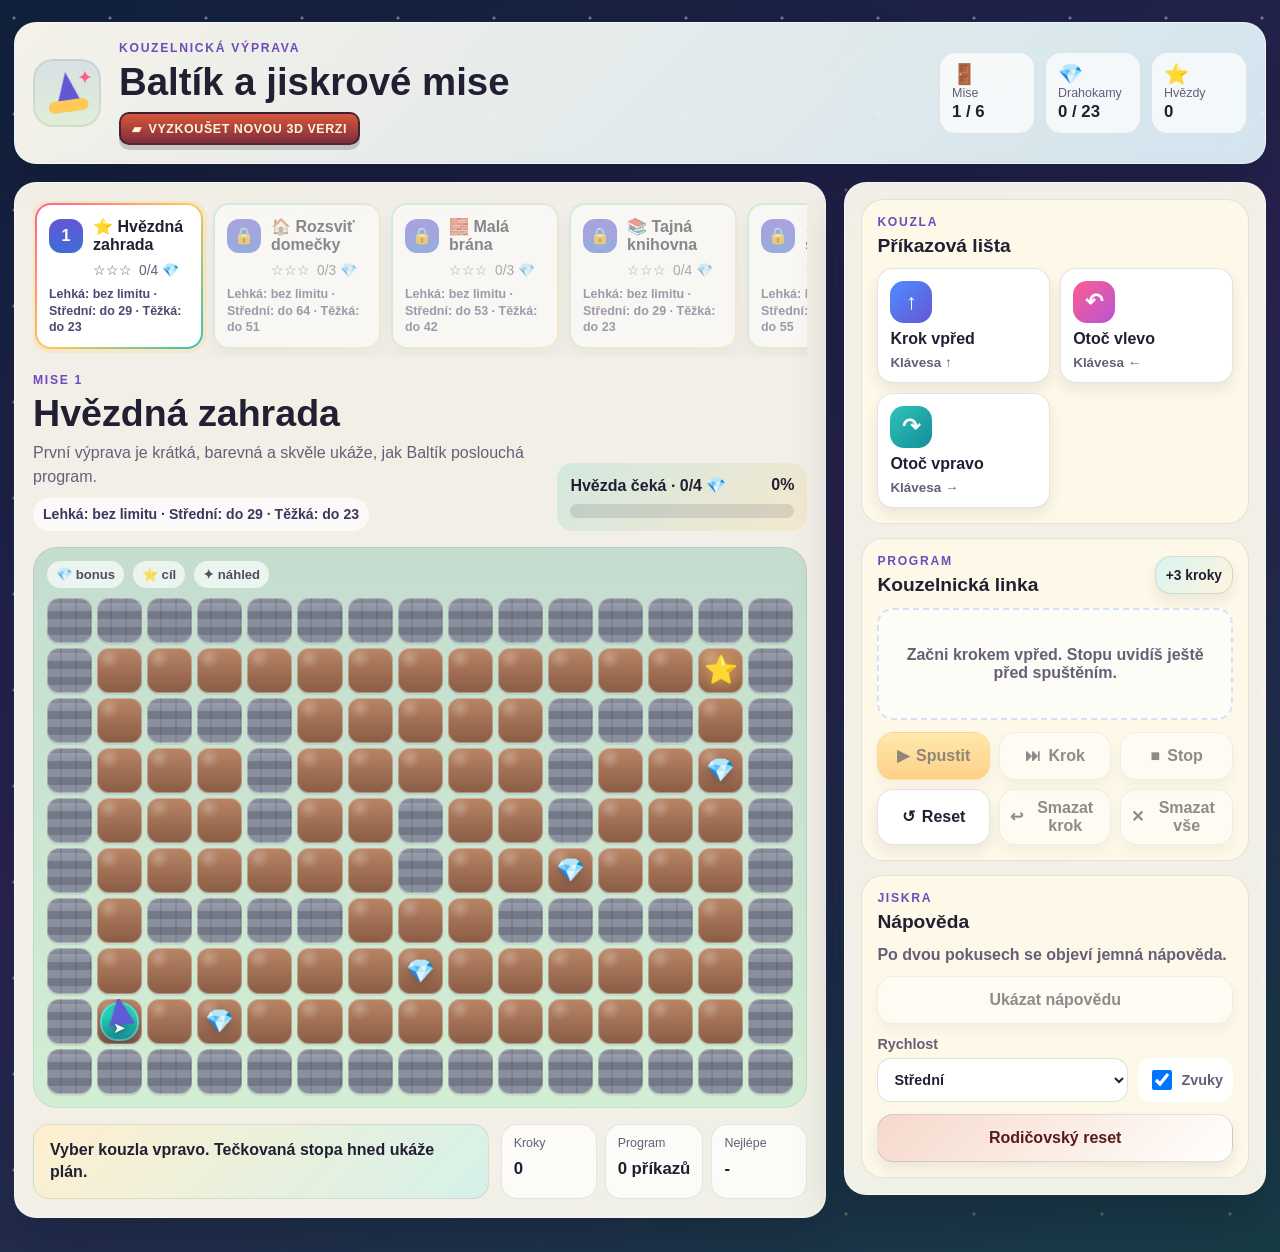
<file: index.html>
<!DOCTYPE html>
<html lang="cs">
<head>
  <meta charset="UTF-8">
  <meta name="viewport" content="width=device-width, initial-scale=1.0">
  <title>Kouzelnická výprava s Baltíkem</title>
  <link rel="stylesheet" href="./styles.css">
</head>
<body>
  <div class="app-shell">
    <header class="game-topbar">
      <div class="brand-mark" aria-hidden="true">
        <span class="brand-mark__hat"></span>
        <span class="brand-mark__spark">✦</span>
      </div>

      <div class="brand-copy">
        <p class="eyebrow">Kouzelnická výprava</p>
        <h1>Baltík a jiskrové mise</h1>
        <a class="mode-switch" href="./doom-3d/index.html">
          <span aria-hidden="true">▰</span>
          Vyzkoušet novou 3D verzi
        </a>
      </div>

      <div class="top-stats" aria-label="Postup hry">
        <div class="stat-badge">
          <span class="stat-icon" aria-hidden="true">🚪</span>
          <span class="stat-label">Mise</span>
          <strong id="unlockedCount">1 / 6</strong>
        </div>
        <div class="stat-badge">
          <span class="stat-icon" aria-hidden="true">💎</span>
          <span class="stat-label">Drahokamy</span>
          <strong id="totalGems">0 / 0</strong>
        </div>
        <div class="stat-badge">
          <span class="stat-icon" aria-hidden="true">⭐</span>
          <span class="stat-label">Hvězdy</span>
          <strong id="totalStars">0</strong>
        </div>
      </div>
    </header>

    <main class="game-layout">
      <section class="stage-panel" aria-label="Herní scéna">
        <div class="mission-strip" id="levelPicker" aria-label="Výběr misí"></div>

        <div class="stage-header">
          <div>
            <p class="eyebrow" id="levelEyebrow">Kapitola 1</p>
            <h2 id="levelTitle">Hvězdná zahrada</h2>
            <p id="levelDescription" class="level-description"></p>
            <p id="challengeSummary" class="challenge-summary"></p>
          </div>

          <div class="quest-meter" aria-label="Postup mise">
            <div class="quest-meter__label">
              <span id="goalStatus">Najdi hvězdu.</span>
              <strong id="goalPercent">0%</strong>
            </div>
            <div class="meter-track">
              <span id="goalMeter" style="width: 0%"></span>
            </div>
          </div>
        </div>

        <div class="board-shell">
          <div class="board-legend" aria-hidden="true">
            <span>💎 bonus</span>
            <span>⭐ cíl</span>
            <span>✦ náhled</span>
          </div>
          <div
            class="board"
            id="board"
            role="img"
            aria-live="polite"
            aria-label="Hrací plocha"
          ></div>
        </div>

        <div class="play-status">
          <div class="status-bar" id="feedback" aria-live="polite">
            Poskládej kouzlo a spusť Baltíka.
          </div>
          <div class="mini-stats" aria-label="Stav programu">
            <div class="meta-chip">
              <span class="meta-label">Kroky</span>
              <strong id="stepCounter">0</strong>
            </div>
            <div class="meta-chip">
              <span class="meta-label">Program</span>
              <strong id="commandCounter">0 příkazů</strong>
            </div>
            <div class="meta-chip">
              <span class="meta-label">Nejlépe</span>
              <strong id="bestScore">-</strong>
            </div>
          </div>
        </div>
      </section>

      <aside class="control-panel" aria-label="Kouzelnická dílna">
        <section class="tool-section palette-section">
          <div class="section-heading">
            <p class="eyebrow">Kouzla</p>
            <h2>Příkazová lišta</h2>
          </div>
          <div class="palette-grid" id="palette" aria-label="Dostupná kouzla"></div>
        </section>

        <section class="tool-section program-section">
          <div class="section-heading section-heading--row">
            <div>
              <p class="eyebrow">Program</p>
              <h2>Kouzelnická linka</h2>
            </div>
            <button id="tripleStepButton" class="tiny-button" type="button" title="Přidat tři kroky vpřed">
              +3 kroky
            </button>
          </div>

          <div class="timeline" id="programList" aria-live="polite"></div>

          <div class="runner-controls">
            <button id="runButton" class="action-button action-button--primary" type="button">
              <span aria-hidden="true">▶</span>
              Spustit
            </button>
            <button id="stepButton" class="action-button" type="button">
              <span aria-hidden="true">⏭</span>
              Krok
            </button>
            <button id="stopButton" class="action-button" type="button">
              <span aria-hidden="true">■</span>
              Stop
            </button>
            <button id="resetButton" class="action-button" type="button">
              <span aria-hidden="true">↺</span>
              Reset
            </button>
            <button id="undoButton" class="action-button" type="button" title="Smazat poslední krok">
              <span aria-hidden="true">↩</span>
              Smazat krok
            </button>
            <button id="clearButton" class="action-button" type="button" title="Smazat celý program">
              <span aria-hidden="true">✕</span>
              Smazat vše
            </button>
          </div>
        </section>

        <section class="tool-section helper-section">
          <div class="section-heading">
            <p class="eyebrow">Jiskra</p>
            <h2>Nápověda</h2>
          </div>

          <div class="hint-box">
            <p id="hintText" class="hint-copy">Po dvou pokusech se objeví jemná nápověda.</p>
            <button id="hintButton" class="action-button" type="button">Ukázat nápovědu</button>
          </div>

          <div class="settings-grid">
            <label class="setting-field">
              <span>Rychlost</span>
              <select id="speedSelect">
                <option value="660">Pomalá</option>
                <option value="440" selected>Střední</option>
                <option value="280">Rychlá</option>
              </select>
            </label>

            <label class="setting-toggle">
              <input id="soundToggle" type="checkbox" checked>
              <span>Zvuky</span>
            </label>
          </div>

          <button id="parentResetButton" class="action-button action-button--danger" type="button">
            Rodičovský reset
          </button>

          <div class="reset-gate" id="resetGate" hidden>
            <label class="setting-field">
              <span>7 + 5 =</span>
              <input id="resetAnswer" type="text" inputmode="numeric" autocomplete="off" maxlength="2">
            </label>
            <button id="confirmResetButton" class="action-button action-button--danger" type="button">
              Potvrdit reset
            </button>
          </div>
        </section>
      </aside>
    </main>
  </div>

  <div class="celebration" id="celebration" hidden>
    <div class="confetti-field" aria-hidden="true">
      <span></span><span></span><span></span><span></span><span></span><span></span>
      <span></span><span></span><span></span><span></span><span></span><span></span>
    </div>
    <div class="celebration-card" role="dialog" aria-modal="true" aria-labelledby="celebrationTitle">
      <p class="eyebrow" id="celebrationKicker">Mise hotová</p>
      <h2 id="celebrationTitle">Baltík to zvládl!</h2>
      <div class="celebration-stars" id="celebrationStars" aria-label="Získané hvězdy"></div>
      <p id="celebrationText"></p>
      <div class="celebration-actions">
        <button id="nextLevelButton" class="action-button action-button--primary" type="button">Další mise</button>
        <button id="replayLevelButton" class="action-button" type="button">Ještě jednou</button>
      </div>
    </div>
  </div>

  <script src="./app.js" defer></script>
</body>
</html>
</file>
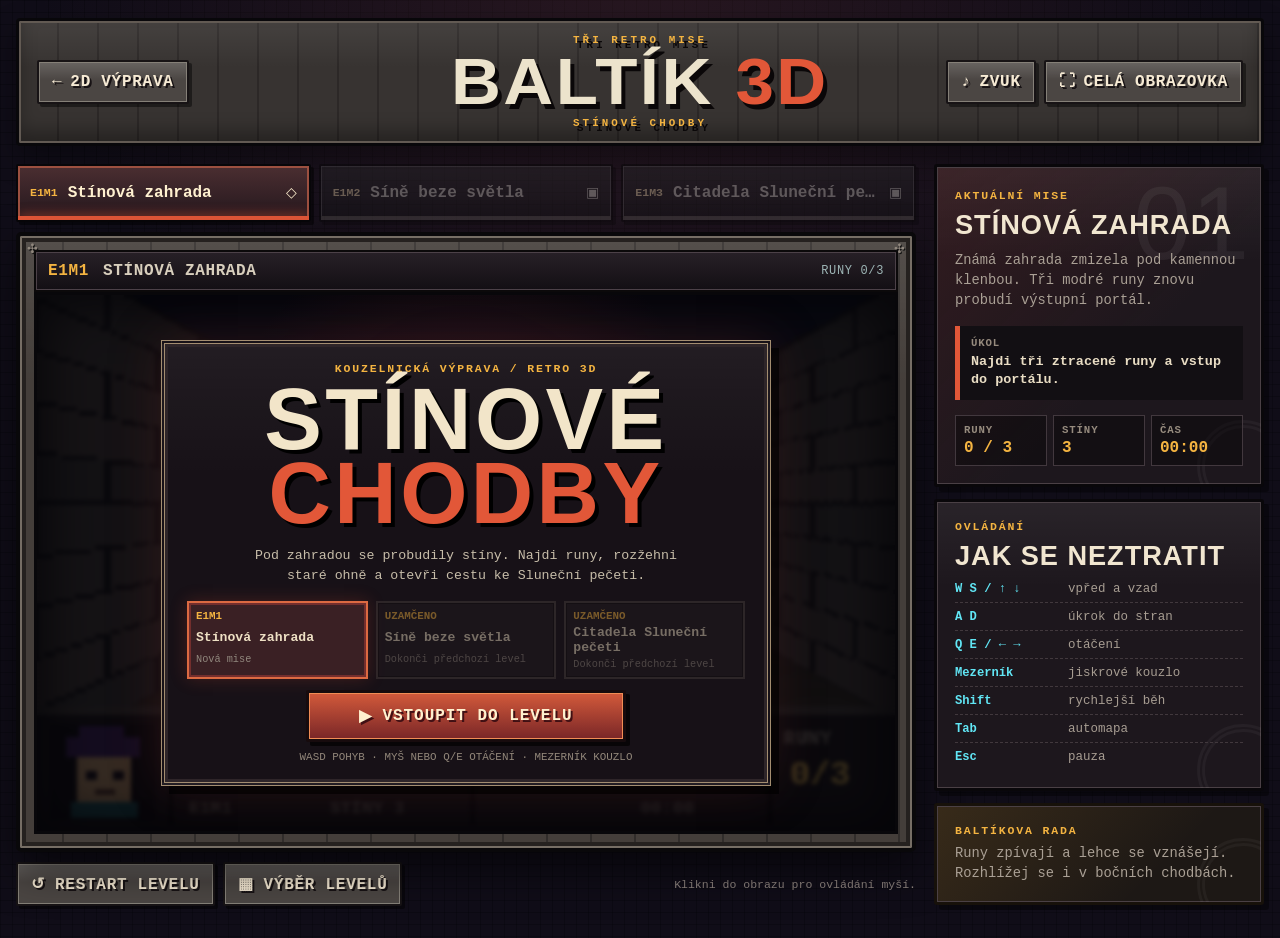
<file: doom-3d/index.html>
<!doctype html>
<html lang="cs">
<head>
  <meta charset="utf-8">
  <meta name="viewport" content="width=device-width, initial-scale=1">
  <meta name="theme-color" content="#100d18">
  <title>Baltík 3D: Stínové chodby</title>
  <link rel="stylesheet" href="./styles.css">
</head>
<body>
  <div class="page-shell">
    <header class="topbar">
      <a class="back-link" href="../index.html" aria-label="Zpět do původní 2D hry">
        <span aria-hidden="true">←</span>
        2D výprava
      </a>

      <div class="brand" aria-label="Baltík 3D: Stínové chodby">
        <span class="brand__kicker">Tři retro mise</span>
        <strong>BALTÍK <em>3D</em></strong>
        <span class="brand__subtitle">Stínové chodby</span>
      </div>

      <div class="topbar__actions">
        <button class="metal-button" id="soundButton" type="button" aria-pressed="true">
          <span aria-hidden="true">♪</span> Zvuk
        </button>
        <button class="metal-button" id="fullscreenButton" type="button">
          <span aria-hidden="true">⛶</span> Celá obrazovka
        </button>
      </div>
    </header>

    <main class="game-layout">
      <section class="game-column" aria-label="3D hra">
        <div class="episode-strip" id="levelStrip" aria-label="Výběr levelu"></div>

        <div class="screen-frame" id="screenFrame">
          <div class="screen-frame__bolts" aria-hidden="true"></div>

          <div class="screen-status" aria-live="polite">
            <span id="mapCode">E1M1</span>
            <strong id="mapTitle">Stínová zahrada</strong>
            <span id="objectiveShort">Najdi tři runy</span>
          </div>

          <div class="viewport" id="viewport">
            <canvas
              id="gameCanvas"
              width="384"
              height="240"
              tabindex="0"
              aria-label="Pohled z první osoby do kouzelnického podzemí"
            ></canvas>
            <div class="scanlines" aria-hidden="true"></div>
            <div class="vignette" aria-hidden="true"></div>
            <div class="crosshair" id="crosshair" aria-hidden="true"><span></span></div>

            <div class="toast" id="toast" role="status" aria-live="polite"></div>

            <section class="game-overlay game-overlay--menu" id="menuOverlay" aria-labelledby="menuTitle">
              <div class="overlay-card overlay-card--menu">
                <p class="pixel-kicker">Kouzelnická výprava / retro 3D</p>
                <h1 id="menuTitle">STÍNOVÉ<br><span>CHODBY</span></h1>
                <p id="menuIntro">
                  Pod zahradou se probudily stíny. Najdi runy, rozžehni staré ohně
                  a otevři cestu ke Sluneční pečeti.
                </p>

                <div class="menu-levels" id="menuLevels" aria-label="Tři dostupné levely"></div>

                <button class="start-button" id="startButton" type="button">
                  <span aria-hidden="true">▶</span>
                  Vstoupit do levelu
                </button>
                <p class="menu-tip">WASD pohyb · myš nebo Q/E otáčení · mezerník kouzlo</p>
              </div>
            </section>

            <section class="game-overlay" id="pauseOverlay" hidden aria-labelledby="pauseTitle">
              <div class="overlay-card overlay-card--small">
                <p class="pixel-kicker">Čas se zastavil</p>
                <h2 id="pauseTitle">PAUZA</h2>
                <p>Stiskni Escape a pokračuj.</p>
                <button class="start-button" id="resumeButton" type="button">Pokračovat</button>
              </div>
            </section>

            <section class="game-overlay" id="completeOverlay" hidden aria-labelledby="completeTitle">
              <div class="overlay-card overlay-card--small">
                <p class="pixel-kicker" id="completeKicker">Level dokončen</p>
                <h2 id="completeTitle">PORTÁL OTEVŘEN</h2>
                <div class="result-stats" id="resultStats"></div>
                <button class="start-button" id="nextButton" type="button">Další level</button>
                <button class="text-button" id="completeMenuButton" type="button">Výběr levelů</button>
              </div>
            </section>

            <section class="game-overlay" id="deadOverlay" hidden aria-labelledby="deadTitle">
              <div class="overlay-card overlay-card--small overlay-card--danger">
                <p class="pixel-kicker">Stíny zvítězily</p>
                <h2 id="deadTitle">BALTÍK PADL</h2>
                <p>Zkus jinou cestu a hlídej si život i manu.</p>
                <button class="start-button" id="retryButton" type="button">Zkusit znovu</button>
                <button class="text-button" id="deadMenuButton" type="button">Výběr levelů</button>
              </div>
            </section>

            <div class="touch-controls" aria-label="Dotykové ovládání">
              <div class="touch-pad">
                <button type="button" data-hold="forward" aria-label="Vpřed">▲</button>
                <button type="button" data-hold="turnLeft" aria-label="Otočit vlevo">◀</button>
                <button type="button" data-hold="back" aria-label="Vzad">▼</button>
                <button type="button" data-hold="turnRight" aria-label="Otočit vpravo">▶</button>
              </div>
              <button class="cast-button" type="button" data-action="cast" aria-label="Seslat kouzlo">✦</button>
            </div>
          </div>
        </div>

        <div class="under-screen-actions">
          <button class="metal-button" id="restartButton" type="button">↺ Restart levelu</button>
          <button class="metal-button" id="menuButton" type="button">▦ Výběr levelů</button>
          <span class="focus-hint" id="focusHint">Klikni do obrazu pro ovládání myší.</span>
        </div>
      </section>

      <aside class="mission-panel" aria-label="Informace o misi a ovládání">
        <section class="panel-card panel-card--mission">
          <p class="panel-kicker">Aktuální mise</p>
          <div class="mission-number" id="missionNumber">01</div>
          <h2 id="missionTitle">Stínová zahrada</h2>
          <p id="missionBrief"></p>
          <div class="objective-box">
            <span>Úkol</span>
            <strong id="objectiveLong">Najdi tři ztracené runy a vstup do portálu.</strong>
          </div>
          <div class="progress-grid">
            <div><span>Runy</span><strong id="relicCounter">0 / 3</strong></div>
            <div><span>Stíny</span><strong id="enemyCounter">3</strong></div>
            <div><span>Čas</span><strong id="timeCounter">00:00</strong></div>
          </div>
        </section>

        <section class="panel-card">
          <p class="panel-kicker">Ovládání</p>
          <h2>Jak se neztratit</h2>
          <dl class="controls-list">
            <div><dt>W S / ↑ ↓</dt><dd>vpřed a vzad</dd></div>
            <div><dt>A D</dt><dd>úkrok do stran</dd></div>
            <div><dt>Q E / ← →</dt><dd>otáčení</dd></div>
            <div><dt>Mezerník</dt><dd>jiskrové kouzlo</dd></div>
            <div><dt>Shift</dt><dd>rychlejší běh</dd></div>
            <div><dt>Tab</dt><dd>automapa</dd></div>
            <div><dt>Esc</dt><dd>pauza</dd></div>
          </dl>
        </section>

        <section class="panel-card panel-card--hint">
          <p class="panel-kicker">Baltíkova rada</p>
          <p id="levelHint">Runy zpívají a lehce se vznášejí. Rozhlížej se i v bočních chodbách.</p>
        </section>
      </aside>
    </main>
  </div>

  <noscript>Pro spuštění 3D hry je potřeba povolit JavaScript.</noscript>
  <script type="module" src="./game.js"></script>
</body>
</html>
</file>
<file: styles.css>
:root {
  --bg-night: #111827;
  --bg-deep: #241d3f;
  --panel: rgba(255, 252, 242, 0.94);
  --panel-soft: rgba(255, 250, 232, 0.86);
  --ink: #231f33;
  --muted: #655f78;
  --line: rgba(35, 31, 51, 0.14);
  --gold: #ffc857;
  --amber: #ff9f1c;
  --teal: #2ec4b6;
  --blue: #4f8cff;
  --pink: #ff5d8f;
  --leaf: #77c66e;
  --danger: #d94d4d;
  --shadow: 0 22px 50px rgba(9, 11, 25, 0.24);
  --radius-lg: 22px;
  --radius-md: 16px;
  --radius-sm: 10px;
}

* {
  box-sizing: border-box;
}

html,
body {
  margin: 0;
  min-height: 100%;
}

body {
  color: var(--ink);
  font-family: "Trebuchet MS", "Gill Sans", "Segoe UI", sans-serif;
  background:
    radial-gradient(circle at 14px 18px, rgba(255, 255, 255, 0.4) 0 1px, transparent 2px),
    radial-gradient(circle at 78px 62px, rgba(255, 200, 87, 0.36) 0 1px, transparent 2px),
    linear-gradient(155deg, #10213b 0%, #2a2352 48%, #173c46 100%);
  background-size: 96px 96px, 128px 128px, auto;
  overflow-x: hidden;
}

button,
select,
input {
  font: inherit;
}

button {
  cursor: pointer;
}

button:focus-visible,
select:focus-visible,
input:focus-visible {
  outline: 3px solid var(--teal);
  outline-offset: 3px;
}

[hidden] {
  display: none !important;
}

.app-shell {
  width: min(1500px, calc(100% - 28px));
  margin: 0 auto;
  padding: 22px 0 34px;
}

.game-topbar {
  display: grid;
  grid-template-columns: auto minmax(0, 1fr) auto;
  gap: 18px;
  align-items: center;
  min-height: 98px;
  margin-bottom: 18px;
  padding: 18px;
  border: 1px solid rgba(255, 255, 255, 0.5);
  border-radius: var(--radius-lg);
  background:
    linear-gradient(135deg, rgba(255, 252, 242, 0.95), rgba(230, 247, 255, 0.9)),
    linear-gradient(90deg, rgba(255, 200, 87, 0.16), rgba(46, 196, 182, 0.16));
  box-shadow: var(--shadow);
}

.brand-mark {
  position: relative;
  display: grid;
  place-items: center;
  width: 68px;
  height: 68px;
  border-radius: 20px;
  background:
    linear-gradient(180deg, rgba(79, 140, 255, 0.22), rgba(46, 196, 182, 0.15)),
    #fff7dc;
  box-shadow: inset 0 0 0 2px rgba(35, 31, 51, 0.08);
}

.brand-mark__hat {
  position: absolute;
  width: 42px;
  height: 42px;
  transform: rotate(-8deg);
}

.brand-mark__hat::before {
  content: "";
  position: absolute;
  left: 9px;
  top: 0;
  width: 0;
  height: 0;
  border-left: 13px solid transparent;
  border-right: 13px solid transparent;
  border-bottom: 34px solid #6457d4;
  filter: drop-shadow(0 4px 0 rgba(35, 31, 51, 0.16));
}

.brand-mark__hat::after {
  content: "";
  position: absolute;
  left: 1px;
  bottom: 2px;
  width: 40px;
  height: 12px;
  border-radius: 999px;
  background: #ffc857;
}

.brand-mark__spark {
  position: absolute;
  right: 8px;
  top: 7px;
  color: var(--pink);
  font-size: 1.2rem;
  animation: twinkle 1.6s ease-in-out infinite;
}

.brand-copy h1,
.stage-header h2,
.section-heading h2,
.celebration-card h2 {
  margin: 0;
  line-height: 1.05;
  letter-spacing: 0;
}

.brand-copy h1 {
  font-size: clamp(1.7rem, 3vw, 3rem);
}

.mode-switch {
  display: inline-flex;
  gap: 7px;
  align-items: center;
  margin-top: 10px;
  padding: 7px 11px;
  border: 2px solid rgba(44, 27, 50, 0.78);
  border-radius: 10px;
  color: #fff4db;
  font-size: 0.78rem;
  font-weight: 900;
  text-decoration: none;
  text-transform: uppercase;
  letter-spacing: 0.045em;
  background: linear-gradient(180deg, #d8573a, #7e2d3a);
  box-shadow: 0 5px 0 rgba(49, 25, 45, 0.2);
  transition: transform 140ms ease, filter 140ms ease;
}

.mode-switch:hover {
  filter: brightness(1.08);
  transform: translateY(-1px);
}

.mode-switch:focus-visible {
  outline: 3px solid var(--teal);
  outline-offset: 3px;
}

.eyebrow {
  margin: 0 0 7px;
  color: #6e4bbc;
  font-size: 0.76rem;
  font-weight: 900;
  letter-spacing: 0.14em;
  text-transform: uppercase;
}

.top-stats {
  display: grid;
  grid-template-columns: repeat(3, minmax(92px, auto));
  gap: 10px;
}

.stat-badge,
.meta-chip {
  display: grid;
  gap: 2px;
  min-width: 96px;
  padding: 11px 12px;
  border: 1px solid rgba(35, 31, 51, 0.1);
  border-radius: var(--radius-md);
  background: rgba(255, 255, 255, 0.72);
}

.stat-icon {
  font-size: 1.25rem;
  line-height: 1;
}

.stat-label,
.meta-label {
  color: var(--muted);
  font-size: 0.78rem;
}

.stat-badge strong,
.meta-chip strong {
  font-size: 1.05rem;
}

.game-layout {
  display: grid;
  grid-template-columns: minmax(0, 1.58fr) minmax(340px, 0.82fr);
  gap: 18px;
  align-items: start;
}

.stage-panel,
.control-panel {
  border: 1px solid rgba(255, 255, 255, 0.55);
  border-radius: var(--radius-lg);
  background: var(--panel);
  box-shadow: var(--shadow);
}

.stage-panel {
  display: grid;
  gap: 16px;
  padding: 18px;
}

.control-panel {
  display: grid;
  gap: 14px;
  padding: 16px;
  position: sticky;
  top: 14px;
}

.mission-strip {
  display: grid;
  grid-auto-flow: column;
  grid-auto-columns: minmax(168px, 1fr);
  gap: 10px;
  overflow-x: auto;
  padding: 2px 2px 8px;
  scrollbar-color: rgba(79, 140, 255, 0.45) transparent;
}

.level-card {
  position: relative;
  display: grid;
  grid-template-columns: auto 1fr;
  gap: 8px 10px;
  align-items: center;
  min-height: 86px;
  padding: 12px;
  border: 2px solid transparent;
  border-radius: var(--radius-md);
  color: var(--ink);
  text-align: left;
  background:
    linear-gradient(white, white) padding-box,
    linear-gradient(135deg, rgba(46, 196, 182, 0.32), rgba(255, 200, 87, 0.35)) border-box;
  box-shadow: 0 10px 20px rgba(35, 31, 51, 0.08);
  transition: transform 150ms ease, box-shadow 150ms ease;
}

.level-card:hover:not(:disabled) {
  transform: translateY(-2px);
  box-shadow: 0 15px 26px rgba(35, 31, 51, 0.12);
}

.level-card[aria-current="true"] {
  background:
    linear-gradient(white, white) padding-box,
    linear-gradient(135deg, var(--pink), var(--gold), var(--teal)) border-box;
  box-shadow: 0 0 0 4px rgba(255, 200, 87, 0.2);
}

.level-card:disabled {
  opacity: 0.5;
  cursor: not-allowed;
}

.level-card__number {
  display: grid;
  place-items: center;
  width: 34px;
  height: 34px;
  border-radius: 12px;
  color: white;
  font-weight: 900;
  background: linear-gradient(180deg, #6457d4, #3f6dd8);
}

.level-card__title {
  font-weight: 900;
}

.level-card__reward {
  grid-column: 2;
  display: flex;
  gap: 7px;
  flex-wrap: wrap;
  color: var(--muted);
  font-size: 0.86rem;
}

.level-card__challenge {
  grid-column: 1 / -1;
  color: #4f4770;
  font-size: 0.78rem;
  font-weight: 900;
  line-height: 1.3;
}

.stage-header {
  display: grid;
  grid-template-columns: minmax(0, 1fr) minmax(250px, 0.48fr);
  gap: 18px;
  align-items: end;
}

.stage-header h2 {
  font-size: clamp(1.5rem, 3vw, 2.35rem);
}

.level-description {
  max-width: 65ch;
  margin: 8px 0 0;
  color: var(--muted);
  line-height: 1.45;
}

.challenge-summary {
  display: inline-block;
  max-width: 100%;
  margin: 10px 0 0;
  padding: 7px 10px;
  border-radius: 999px;
  color: #3f365f;
  font-size: 0.88rem;
  font-weight: 900;
  line-height: 1.35;
  background: rgba(255, 255, 255, 0.7);
}

.quest-meter {
  display: grid;
  gap: 9px;
  padding: 13px;
  border-radius: var(--radius-md);
  background: linear-gradient(135deg, rgba(46, 196, 182, 0.16), rgba(255, 200, 87, 0.18));
}

.quest-meter__label {
  display: flex;
  justify-content: space-between;
  gap: 10px;
  align-items: center;
  color: var(--ink);
  font-weight: 900;
}

.meter-track {
  height: 14px;
  overflow: hidden;
  border-radius: 999px;
  background: rgba(35, 31, 51, 0.12);
}

.meter-track span {
  display: block;
  height: 100%;
  border-radius: inherit;
  background: linear-gradient(90deg, var(--teal), var(--gold), var(--pink));
  transition: width 220ms ease;
}

.board-shell {
  position: relative;
  overflow: hidden;
  border-radius: 24px;
  padding: 14px;
  background:
    linear-gradient(180deg, rgba(37, 79, 101, 0.14), rgba(119, 198, 110, 0.12)),
    #dff4e1;
  box-shadow: inset 0 0 0 1px rgba(35, 31, 51, 0.08);
}

.board-legend {
  display: flex;
  gap: 9px;
  flex-wrap: wrap;
  margin-bottom: 10px;
}

.board-legend span {
  padding: 6px 9px;
  border-radius: 999px;
  color: rgba(35, 31, 51, 0.78);
  font-size: 0.82rem;
  font-weight: 900;
  background: rgba(255, 255, 255, 0.68);
}

.board {
  display: grid;
  grid-template-columns: repeat(15, minmax(0, 1fr));
  gap: 5px;
  width: 100%;
}

.cell {
  position: relative;
  aspect-ratio: 1 / 1;
  overflow: hidden;
  border-radius: 12px;
  box-shadow:
    inset 0 0 0 1px rgba(255, 255, 255, 0.32),
    0 2px 0 rgba(35, 31, 51, 0.08);
}

.tile-floor {
  background:
    radial-gradient(circle at 26% 22%, rgba(255, 255, 255, 0.24), transparent 23%),
    linear-gradient(180deg, #b98565, #8a5c45);
}

.tile-grass {
  background:
    radial-gradient(circle at 24% 24%, rgba(255, 255, 255, 0.22), transparent 21%),
    linear-gradient(180deg, #86d96e, #4d9a50);
}

.tile-wall {
  background:
    linear-gradient(180deg, rgba(255, 255, 255, 0.18), transparent 35%),
    repeating-linear-gradient(0deg, #8a8f9e 0 8px, #737887 8px 16px);
}

.tile-wall::after {
  content: "";
  position: absolute;
  inset: 0;
  background: repeating-linear-gradient(90deg, transparent 0 13px, rgba(35, 31, 51, 0.12) 13px 15px);
}

.tile-window-off,
.tile-window-on {
  background:
    linear-gradient(180deg, rgba(255, 255, 255, 0.14), transparent 42%),
    linear-gradient(180deg, #936d5c, #654437);
}

.tile-window-off::before,
.tile-window-on::before {
  content: "";
  position: absolute;
  inset: 18% 16% 20%;
  border-radius: 8px;
  box-shadow: inset 0 0 0 2px rgba(255, 255, 255, 0.26);
}

.tile-window-off::before {
  background:
    linear-gradient(90deg, transparent 47%, rgba(36, 41, 62, 0.55) 47% 53%, transparent 53%),
    linear-gradient(transparent 47%, rgba(36, 41, 62, 0.55) 47% 53%, transparent 53%),
    linear-gradient(180deg, #9ec4e2, #587da5);
}

.tile-window-on::before {
  background:
    linear-gradient(90deg, transparent 47%, rgba(139, 76, 28, 0.45) 47% 53%, transparent 53%),
    linear-gradient(transparent 47%, rgba(139, 76, 28, 0.45) 47% 53%, transparent 53%),
    radial-gradient(circle, #fff7b1 0%, #ffd45e 58%, #ff9f1c 100%);
  box-shadow:
    inset 0 0 0 2px rgba(255, 255, 255, 0.26),
    0 0 18px rgba(255, 200, 87, 0.64);
}

.tile-block {
  background:
    linear-gradient(180deg, rgba(255, 255, 255, 0.15), transparent 36%),
    repeating-linear-gradient(0deg, #d98953 0 8px, #b9693e 8px 16px);
}

.tile-water {
  background:
    radial-gradient(circle at 30% 35%, rgba(255, 255, 255, 0.24), transparent 24%),
    repeating-linear-gradient(135deg, #4fbcff 0 8px, #2f93d8 8px 16px);
}

.cell-goal::after {
  content: "⭐";
  position: absolute;
  inset: 4px;
  display: grid;
  place-items: center;
  font-size: clamp(1rem, 2.2vw, 1.7rem);
  filter: drop-shadow(0 0 10px rgba(255, 200, 87, 0.9));
  animation: bounceSoft 1.35s ease-in-out infinite;
}

.cell-target::after {
  content: "";
  position: absolute;
  inset: 8px;
  border: 3px dashed rgba(255, 255, 255, 0.78);
  border-radius: 9px;
  box-shadow: 0 0 12px rgba(255, 255, 255, 0.34);
}

.cell-gem::before {
  content: "💎";
  position: absolute;
  inset: 0;
  z-index: 2;
  display: grid;
  place-items: center;
  font-size: clamp(0.9rem, 2vw, 1.45rem);
  filter: drop-shadow(0 4px 5px rgba(35, 31, 51, 0.28));
  animation: twinkle 1.7s ease-in-out infinite;
}

.cell-preview {
  box-shadow:
    inset 0 0 0 3px rgba(255, 255, 255, 0.5),
    inset 0 0 0 6px rgba(46, 196, 182, 0.4),
    0 2px 0 rgba(35, 31, 51, 0.08);
}

.cell-preview-final {
  box-shadow:
    inset 0 0 0 3px rgba(255, 255, 255, 0.65),
    inset 0 0 0 7px rgba(255, 200, 87, 0.58),
    0 0 18px rgba(255, 200, 87, 0.45);
}

.cell-preview-error {
  animation: dangerPulse 0.85s ease-in-out infinite;
  box-shadow:
    inset 0 0 0 4px rgba(255, 255, 255, 0.7),
    inset 0 0 0 8px rgba(217, 77, 77, 0.62);
}

.path-step {
  position: absolute;
  left: 4px;
  top: 4px;
  z-index: 4;
  display: grid;
  place-items: center;
  min-width: 18px;
  height: 18px;
  padding: 0 4px;
  border-radius: 999px;
  color: white;
  font-size: 0.7rem;
  font-weight: 900;
  background: rgba(35, 31, 51, 0.72);
}

.cast-mark {
  position: absolute;
  right: 4px;
  bottom: 4px;
  z-index: 4;
  color: white;
  text-shadow: 0 1px 6px rgba(35, 31, 51, 0.6);
}

.wizard {
  position: absolute;
  inset: 7%;
  z-index: 6;
  border-radius: 50% 50% 45% 45%;
  background:
    radial-gradient(circle at 50% 32%, #ffe2b8 0 19%, transparent 20%),
    linear-gradient(180deg, #26d0b8 34%, #138b8f 100%);
  box-shadow:
    0 10px 16px rgba(35, 31, 51, 0.28),
    inset 0 0 0 2px rgba(255, 255, 255, 0.28);
  animation: wizardBob 1.35s ease-in-out infinite;
}

.wizard::before {
  content: "";
  position: absolute;
  left: 50%;
  top: -15%;
  width: 0;
  height: 0;
  transform: translateX(-50%) rotate(-8deg);
  border-left: 13px solid transparent;
  border-right: 13px solid transparent;
  border-bottom: 29px solid #5d5bd6;
  filter: drop-shadow(0 4px 4px rgba(35, 31, 51, 0.24));
}

.wizard::after {
  content: "➤";
  position: absolute;
  left: 50%;
  bottom: 8%;
  color: #fff;
  font-size: 0.95rem;
  text-shadow: 0 1px 4px rgba(35, 31, 51, 0.5);
  transform: translateX(-50%) rotate(-90deg);
}

.wizard--E::after {
  transform: translateX(-50%) rotate(0deg);
}

.wizard--S::after {
  transform: translateX(-50%) rotate(90deg);
}

.wizard--W::after {
  transform: translateX(-50%) rotate(180deg);
}

.wizard--N::after {
  transform: translateX(-50%) rotate(-90deg);
}

.play-status {
  display: grid;
  grid-template-columns: minmax(0, 1fr) auto;
  gap: 12px;
  align-items: stretch;
}

.status-bar {
  display: flex;
  align-items: center;
  min-height: 66px;
  padding: 14px 16px;
  border-radius: var(--radius-md);
  color: var(--ink);
  font-weight: 900;
  line-height: 1.4;
  background:
    linear-gradient(135deg, rgba(255, 200, 87, 0.24), rgba(46, 196, 182, 0.2)),
    #fffdf6;
  border: 1px solid rgba(35, 31, 51, 0.1);
}

.status-bar--pulse {
  animation: statusPop 240ms ease;
}

.mini-stats {
  display: flex;
  gap: 8px;
  flex-wrap: wrap;
  justify-content: end;
}

.tool-section {
  display: grid;
  gap: 12px;
  padding: 15px;
  border: 1px solid rgba(35, 31, 51, 0.1);
  border-radius: var(--radius-lg);
  background: var(--panel-soft);
}

.section-heading h2 {
  font-size: 1.2rem;
}

.section-heading--row {
  display: flex;
  justify-content: space-between;
  gap: 12px;
  align-items: center;
}

.palette-grid {
  display: grid;
  grid-template-columns: repeat(2, minmax(0, 1fr));
  gap: 10px;
}

.palette-button,
.action-button,
.tiny-button,
.command-chip {
  border: 1px solid rgba(35, 31, 51, 0.12);
  border-radius: var(--radius-md);
  color: var(--ink);
  background: #fff;
  box-shadow: 0 7px 14px rgba(35, 31, 51, 0.08);
  transition: transform 140ms ease, box-shadow 140ms ease, border-color 140ms ease;
}

.palette-button {
  display: grid;
  gap: 7px;
  min-height: 106px;
  padding: 12px;
  text-align: left;
}

.palette-button:hover:not(:disabled),
.action-button:hover:not(:disabled),
.tiny-button:hover:not(:disabled),
.command-chip:hover:not(:disabled) {
  transform: translateY(-2px);
  border-color: rgba(79, 140, 255, 0.4);
  box-shadow: 0 12px 20px rgba(35, 31, 51, 0.12);
}

.palette-button:disabled,
.action-button:disabled,
.tiny-button:disabled,
.command-chip:disabled {
  opacity: 0.5;
  cursor: not-allowed;
  transform: none;
}

.palette-icon {
  display: inline-grid;
  place-items: center;
  width: 42px;
  height: 42px;
  border-radius: 14px;
  color: #fff;
  font-size: 1.35rem;
  font-weight: 900;
  background: linear-gradient(135deg, var(--blue), #6457d4);
}

.palette-button:nth-child(2) .palette-icon {
  background: linear-gradient(135deg, var(--pink), #b755d4);
}

.palette-button:nth-child(3) .palette-icon {
  background: linear-gradient(135deg, var(--teal), #148d9c);
}

.palette-button:nth-child(4) .palette-icon {
  background: linear-gradient(135deg, var(--gold), var(--amber));
}

.palette-label {
  font-weight: 900;
}

.palette-hotkey {
  color: var(--muted);
  font-size: 0.84rem;
  font-weight: 800;
}

.tiny-button {
  min-height: 38px;
  padding: 7px 10px;
  font-size: 0.86rem;
  font-weight: 900;
  background: linear-gradient(135deg, rgba(46, 196, 182, 0.18), rgba(255, 200, 87, 0.2)), #fff;
}

.timeline {
  display: flex;
  flex-wrap: wrap;
  gap: 8px;
  min-height: 112px;
  padding: 12px;
  align-content: start;
  border: 2px dashed rgba(79, 140, 255, 0.24);
  border-radius: var(--radius-md);
  background: rgba(255, 255, 255, 0.62);
}

.timeline-empty {
  display: grid;
  place-items: center;
  min-height: 84px;
  width: 100%;
  margin: 0;
  color: var(--muted);
  font-weight: 900;
  text-align: center;
}

.command-chip {
  display: inline-flex;
  align-items: center;
  gap: 8px;
  min-height: 46px;
  padding: 7px 10px;
  text-align: left;
}

.command-chip .palette-icon {
  width: 31px;
  height: 31px;
  border-radius: 10px;
  font-size: 1rem;
}

.command-chip--active {
  border-color: rgba(255, 159, 28, 0.55);
  background: linear-gradient(135deg, rgba(255, 200, 87, 0.34), rgba(255, 255, 255, 0.92));
  animation: activeStep 620ms ease-in-out infinite alternate;
}

.command-chip__index {
  display: grid;
  place-items: center;
  min-width: 22px;
  height: 22px;
  border-radius: 999px;
  color: white;
  font-size: 0.76rem;
  font-weight: 900;
  background: rgba(35, 31, 51, 0.64);
}

.runner-controls {
  display: grid;
  grid-template-columns: repeat(3, minmax(0, 1fr));
  gap: 9px;
}

.action-button {
  display: inline-flex;
  justify-content: center;
  align-items: center;
  gap: 7px;
  min-height: 48px;
  padding: 9px 10px;
  font-weight: 900;
}

.action-button--primary {
  color: #261609;
  border-color: rgba(255, 159, 28, 0.3);
  background: linear-gradient(180deg, #ffd972, #ffac2d);
}

.action-button--danger {
  color: #581c1c;
  background: linear-gradient(135deg, rgba(217, 77, 77, 0.18), rgba(255, 255, 255, 0.92));
}

.hint-box {
  display: grid;
  gap: 10px;
}

.hint-copy {
  margin: 0;
  color: var(--muted);
  font-weight: 900;
  line-height: 1.4;
}

.settings-grid {
  display: grid;
  grid-template-columns: minmax(0, 1fr) auto;
  gap: 10px;
  align-items: end;
}

.setting-field,
.setting-toggle {
  display: grid;
  gap: 6px;
  color: var(--muted);
  font-size: 0.9rem;
  font-weight: 900;
}

.setting-field select {
  min-height: 44px;
  padding: 0 12px;
  border: 1px solid rgba(35, 31, 51, 0.14);
  border-radius: 14px;
  color: var(--ink);
  background: #fff;
}

.setting-toggle {
  grid-template-columns: auto 1fr;
  align-items: center;
  min-height: 44px;
  padding: 8px 10px;
  border-radius: 14px;
  background: #fff;
}

.setting-toggle input {
  width: 20px;
  height: 20px;
}

.reset-gate {
  display: grid;
  grid-template-columns: minmax(0, 1fr) auto;
  gap: 9px;
  align-items: end;
  padding: 10px;
  border: 1px solid rgba(217, 77, 77, 0.2);
  border-radius: var(--radius-md);
  background: rgba(255, 255, 255, 0.72);
}

.reset-gate input {
  min-height: 44px;
  width: 100%;
  padding: 0 12px;
  border: 1px solid rgba(35, 31, 51, 0.14);
  border-radius: 14px;
  color: var(--ink);
  background: #fff;
  font-weight: 900;
}

.celebration {
  position: fixed;
  inset: 0;
  z-index: 20;
  display: grid;
  place-items: center;
  padding: 22px;
  background: rgba(17, 24, 39, 0.68);
}

.celebration-card {
  position: relative;
  z-index: 2;
  width: min(520px, 100%);
  padding: 28px;
  border: 1px solid rgba(255, 255, 255, 0.75);
  border-radius: 28px;
  text-align: center;
  background:
    linear-gradient(135deg, rgba(255, 255, 255, 0.96), rgba(229, 253, 250, 0.95)),
    linear-gradient(135deg, rgba(255, 200, 87, 0.18), rgba(255, 93, 143, 0.16));
  box-shadow: 0 28px 70px rgba(0, 0, 0, 0.35);
  animation: popIn 260ms ease-out;
}

.celebration-card h2 {
  font-size: clamp(1.8rem, 5vw, 3rem);
}

.celebration-card p {
  color: var(--muted);
  font-weight: 900;
  line-height: 1.45;
}

.celebration-stars {
  display: flex;
  justify-content: center;
  gap: 8px;
  margin: 16px 0 10px;
  font-size: 2.35rem;
  filter: drop-shadow(0 5px 8px rgba(255, 159, 28, 0.32));
}

.celebration-actions {
  display: flex;
  justify-content: center;
  gap: 10px;
  flex-wrap: wrap;
}

.confetti-field {
  position: absolute;
  inset: 0;
  overflow: hidden;
  pointer-events: none;
}

.confetti-field span {
  position: absolute;
  top: -40px;
  width: 12px;
  height: 24px;
  border-radius: 4px;
  background: var(--gold);
  animation: confettiFall 1.8s linear infinite;
}

.confetti-field span:nth-child(3n) {
  background: var(--teal);
}

.confetti-field span:nth-child(3n + 1) {
  background: var(--pink);
}

.confetti-field span:nth-child(1) { left: 8%; animation-delay: 0s; }
.confetti-field span:nth-child(2) { left: 16%; animation-delay: 0.12s; }
.confetti-field span:nth-child(3) { left: 27%; animation-delay: 0.25s; }
.confetti-field span:nth-child(4) { left: 36%; animation-delay: 0.08s; }
.confetti-field span:nth-child(5) { left: 47%; animation-delay: 0.32s; }
.confetti-field span:nth-child(6) { left: 55%; animation-delay: 0.18s; }
.confetti-field span:nth-child(7) { left: 64%; animation-delay: 0.28s; }
.confetti-field span:nth-child(8) { left: 72%; animation-delay: 0.04s; }
.confetti-field span:nth-child(9) { left: 80%; animation-delay: 0.22s; }
.confetti-field span:nth-child(10) { left: 88%; animation-delay: 0.36s; }
.confetti-field span:nth-child(11) { left: 93%; animation-delay: 0.16s; }
.confetti-field span:nth-child(12) { left: 3%; animation-delay: 0.28s; }

@keyframes twinkle {
  0%, 100% { transform: scale(1); opacity: 0.82; }
  50% { transform: scale(1.16); opacity: 1; }
}

@keyframes bounceSoft {
  0%, 100% { transform: translateY(0) scale(1); }
  50% { transform: translateY(-4px) scale(1.06); }
}

@keyframes wizardBob {
  0%, 100% { transform: translateY(0); }
  50% { transform: translateY(-3px); }
}

@keyframes statusPop {
  0% { transform: scale(0.985); }
  100% { transform: scale(1); }
}

@keyframes activeStep {
  from { transform: translateY(0); }
  to { transform: translateY(-2px); }
}

@keyframes dangerPulse {
  0%, 100% { filter: saturate(1); }
  50% { filter: saturate(1.4) brightness(1.05); }
}

@keyframes popIn {
  from { transform: scale(0.92); opacity: 0; }
  to { transform: scale(1); opacity: 1; }
}

@keyframes confettiFall {
  0% { transform: translateY(-40px) rotate(0deg); opacity: 0; }
  12% { opacity: 1; }
  100% { transform: translateY(110vh) rotate(540deg); opacity: 0; }
}

@media (max-width: 1180px) {
  .game-layout {
    grid-template-columns: 1fr;
  }

  .control-panel {
    position: static;
    grid-template-columns: repeat(2, minmax(0, 1fr));
  }

  .program-section,
  .helper-section {
    grid-column: span 1;
  }
}

@media (max-width: 860px) {
  .app-shell {
    width: min(100% - 20px, 1500px);
    padding-top: 12px;
  }

  .game-topbar,
  .stage-header,
  .play-status,
  .control-panel {
    grid-template-columns: 1fr;
  }

  .top-stats,
  .mini-stats {
    display: grid;
    grid-template-columns: repeat(3, minmax(0, 1fr));
  }

  .brand-mark {
    display: none;
  }

  .board-shell {
    padding: 10px;
  }

  .board {
    gap: 3px;
  }

  .cell {
    border-radius: 8px;
  }
}

@media (max-width: 560px) {
  .game-topbar,
  .stage-panel,
  .control-panel,
  .tool-section {
    border-radius: 18px;
  }

  .top-stats,
  .mini-stats,
  .palette-grid,
  .runner-controls,
  .settings-grid,
  .reset-gate {
    grid-template-columns: 1fr 1fr;
  }

  .top-stats .stat-badge:first-child,
  .mini-stats .meta-chip:first-child {
    grid-column: span 2;
  }

  .stage-panel,
  .control-panel {
    padding: 12px;
  }

  .level-description,
  .board-legend {
    display: none;
  }

  .palette-button {
    min-height: 92px;
  }

  .action-button {
    min-height: 46px;
  }

  .path-step {
    min-width: 14px;
    height: 14px;
    font-size: 0.58rem;
  }
}
</file>
<file: doom-3d/styles.css>
:root {
  color-scheme: dark;
  --ink: #f4e9ce;
  --muted: #b8ad9b;
  --black: #08070b;
  --night: #100d18;
  --panel: #17131d;
  --panel-2: #201923;
  --metal: #5f5a58;
  --metal-light: #a69b8f;
  --blood: #a82f2d;
  --blood-light: #e25738;
  --amber: #f4b441;
  --cyan: #61e6f5;
  --green: #7dbf55;
  --frame: #35302e;
  --pixel-shadow: 4px 4px 0 #060507;
}

* {
  box-sizing: border-box;
}

html {
  min-width: 320px;
  background: var(--night);
}

body {
  min-height: 100vh;
  margin: 0;
  color: var(--ink);
  font-family: "Courier New", Consolas, monospace;
  background:
    radial-gradient(circle at 50% -10%, rgba(110, 53, 58, 0.28), transparent 38rem),
    linear-gradient(rgba(0, 0, 0, 0.22) 1px, transparent 1px),
    linear-gradient(90deg, rgba(0, 0, 0, 0.22) 1px, transparent 1px),
    #100d18;
  background-size: auto, 12px 12px, 12px 12px, auto;
}

button,
a {
  font: inherit;
}

button {
  cursor: pointer;
}

button:focus-visible,
a:focus-visible,
canvas:focus-visible {
  outline: 3px solid var(--cyan);
  outline-offset: 3px;
}

[hidden] {
  display: none !important;
}

.page-shell {
  width: min(1500px, calc(100% - 32px));
  margin: 0 auto;
  padding: 18px 0 32px;
}

.topbar {
  display: grid;
  grid-template-columns: minmax(170px, 1fr) auto minmax(170px, 1fr);
  gap: 24px;
  align-items: center;
  min-height: 108px;
  margin-bottom: 18px;
  padding: 14px 18px;
  border: 3px solid #08070a;
  border-radius: 4px;
  background:
    linear-gradient(180deg, rgba(255,255,255,.07), transparent 38%),
    repeating-linear-gradient(90deg, #373331 0 38px, #2c2827 38px 40px);
  box-shadow:
    inset 0 0 0 2px #625a53,
    inset 0 -12px 18px rgba(0,0,0,.32),
    0 12px 28px rgba(0,0,0,.38);
}

.back-link,
.metal-button {
  display: inline-flex;
  align-items: center;
  justify-content: center;
  gap: 8px;
  min-height: 44px;
  padding: 9px 13px;
  border: 2px solid #171315;
  border-radius: 2px;
  color: #f6ead4;
  font-weight: 900;
  text-decoration: none;
  text-transform: uppercase;
  letter-spacing: .045em;
  background:
    linear-gradient(180deg, rgba(255,255,255,.16), transparent 45%),
    #4b4643;
  box-shadow:
    inset 0 0 0 1px #858078,
    3px 3px 0 rgba(0,0,0,.45);
  text-shadow: 2px 2px 0 #171214;
}

.back-link {
  justify-self: start;
}

.back-link:hover,
.metal-button:hover {
  color: #fff7db;
  background-color: #625952;
  transform: translateY(-1px);
}

.metal-button[aria-pressed="false"] {
  color: #aaa09a;
  background-color: #302c2b;
}

.brand {
  display: grid;
  justify-items: center;
  line-height: 1;
  text-align: center;
  text-transform: uppercase;
  filter: drop-shadow(4px 5px 0 #0a0708);
}

.brand__kicker,
.brand__subtitle {
  color: var(--amber);
  font-size: .68rem;
  font-weight: 900;
  letter-spacing: .28em;
}

.brand strong {
  margin: 4px 0;
  color: #ece3cc;
  font-family: Impact, Haettenschweiler, "Arial Narrow Bold", sans-serif;
  font-size: clamp(2.5rem, 5vw, 4.6rem);
  letter-spacing: .035em;
  transform: scaleX(1.08);
}

.brand em {
  color: var(--blood-light);
  font-style: normal;
}

.topbar__actions {
  display: flex;
  justify-content: end;
  gap: 8px;
  flex-wrap: wrap;
}

.game-layout {
  display: grid;
  grid-template-columns: minmax(0, 1fr) 330px;
  gap: 18px;
  align-items: start;
}

.game-column {
  min-width: 0;
}

.episode-strip {
  display: grid;
  grid-template-columns: repeat(3, minmax(0, 1fr));
  gap: 8px;
  margin-bottom: 10px;
}

.episode-button {
  position: relative;
  display: grid;
  grid-template-columns: auto 1fr auto;
  gap: 10px;
  align-items: center;
  min-height: 58px;
  padding: 8px 12px;
  overflow: hidden;
  border: 2px solid #070609;
  border-radius: 2px;
  color: var(--muted);
  text-align: left;
  background: linear-gradient(180deg, #2d2830, #17131a);
  box-shadow: inset 0 0 0 1px #514a50, 3px 3px 0 rgba(0,0,0,.48);
}

.episode-button::after {
  content: "";
  position: absolute;
  inset: auto 0 0;
  height: 4px;
  background: #5b4c48;
}

.episode-button[aria-current="true"] {
  color: #fff1d0;
  background: linear-gradient(180deg, #4b2e31, #23171d);
  box-shadow: inset 0 0 0 2px #9c5040, 3px 3px 0 rgba(0,0,0,.48);
}

.episode-button[aria-current="true"]::after {
  background: var(--blood-light);
  box-shadow: 0 0 12px var(--blood-light);
}

.episode-button:disabled {
  opacity: .45;
  cursor: not-allowed;
  filter: grayscale(.7);
}

.episode-button__code {
  color: var(--amber);
  font-size: .72rem;
  font-weight: 900;
}

.episode-button__name {
  overflow: hidden;
  font-weight: 900;
  white-space: nowrap;
  text-overflow: ellipsis;
}

.episode-button__state {
  font-size: .9rem;
}

.screen-frame {
  position: relative;
  padding: 14px;
  border: 4px solid #09080a;
  border-radius: 5px;
  background:
    linear-gradient(180deg, rgba(255,255,255,.09), transparent 24%),
    repeating-linear-gradient(90deg, #443e3a 0 42px, #312d2b 42px 44px);
  box-shadow:
    inset 0 0 0 2px #766e65,
    inset 0 0 0 6px #25211f,
    0 18px 42px rgba(0,0,0,.55);
}

.screen-frame__bolts::before,
.screen-frame__bolts::after {
  content: "✣";
  position: absolute;
  top: 5px;
  z-index: 5;
  color: #91887e;
  font-size: .8rem;
  text-shadow: 1px 1px #111;
}

.screen-frame__bolts::before { left: 7px; }
.screen-frame__bolts::after { right: 7px; }

.screen-status {
  display: grid;
  grid-template-columns: auto 1fr auto;
  gap: 14px;
  align-items: center;
  min-height: 42px;
  padding: 7px 12px;
  border: 2px solid #0b090a;
  color: #d8cfbd;
  text-transform: uppercase;
  letter-spacing: .04em;
  background: linear-gradient(180deg, #272027, #130f14);
  box-shadow: inset 0 0 0 1px #4c4148;
}

.screen-status > span:first-child {
  color: var(--amber);
  font-weight: 900;
}

.screen-status strong {
  overflow: hidden;
  white-space: nowrap;
  text-overflow: ellipsis;
}

.screen-status > span:last-child {
  color: #9eb6b6;
  font-size: .75rem;
}

.viewport {
  position: relative;
  overflow: hidden;
  border: 3px solid #08070a;
  background: #050407;
  box-shadow: inset 0 0 26px #000;
}

#gameCanvas {
  display: block;
  width: 100%;
  height: auto;
  aspect-ratio: 8 / 5;
  background: #07060b;
  image-rendering: pixelated;
  image-rendering: crisp-edges;
  cursor: crosshair;
}

.scanlines,
.vignette {
  position: absolute;
  inset: 0;
  z-index: 3;
  pointer-events: none;
}

.scanlines {
  opacity: .16;
  background: repeating-linear-gradient(180deg, transparent 0 2px, #000 2px 4px);
  mix-blend-mode: multiply;
}

.vignette {
  box-shadow: inset 0 0 48px 12px rgba(0,0,0,.72);
}

.crosshair {
  position: absolute;
  left: 50%;
  top: 37.5%;
  z-index: 5;
  width: 18px;
  height: 18px;
  transform: translate(-50%, -50%);
  pointer-events: none;
  filter: drop-shadow(1px 1px 0 #000);
}

.crosshair::before,
.crosshair::after,
.crosshair span::before,
.crosshair span::after {
  content: "";
  position: absolute;
  background: rgba(231, 251, 247, .88);
}

.crosshair::before { left: 8px; top: 0; width: 2px; height: 5px; }
.crosshair::after { left: 8px; bottom: 0; width: 2px; height: 5px; }
.crosshair span::before { left: 0; top: 8px; width: 5px; height: 2px; }
.crosshair span::after { right: 0; top: 8px; width: 5px; height: 2px; }

.toast {
  position: absolute;
  left: 50%;
  top: 13%;
  z-index: 8;
  max-width: min(80%, 560px);
  padding: 8px 12px;
  border: 2px solid #171015;
  color: #fff0c8;
  font-weight: 900;
  text-align: center;
  text-transform: uppercase;
  letter-spacing: .04em;
  background: rgba(61, 24, 29, .92);
  box-shadow: inset 0 0 0 1px #a34a39, 3px 3px 0 rgba(0,0,0,.55);
  transform: translate(-50%, -8px);
  opacity: 0;
  pointer-events: none;
  transition: opacity 120ms linear, transform 120ms linear;
}

.toast.is-visible {
  opacity: 1;
  transform: translate(-50%, 0);
}

.game-overlay {
  position: absolute;
  inset: 0;
  z-index: 10;
  display: grid;
  place-items: center;
  padding: clamp(12px, 3vw, 32px);
  overflow: auto;
  background: rgba(5, 4, 8, .72);
  backdrop-filter: blur(2px);
}

.game-overlay--menu {
  background:
    radial-gradient(circle at 50% 30%, rgba(76, 29, 36, .45), transparent 42%),
    rgba(5, 4, 8, .76);
}

.overlay-card {
  width: min(620px, 96%);
  padding: clamp(18px, 3vw, 30px);
  border: 4px double #a38d70;
  color: #f2e5c9;
  text-align: center;
  background:
    linear-gradient(180deg, rgba(255,255,255,.05), transparent 30%),
    #171117;
  box-shadow:
    inset 0 0 0 3px #2e2529,
    8px 8px 0 rgba(0,0,0,.65),
    0 0 50px rgba(114, 42, 40, .3);
}

.overlay-card--menu {
  width: min(610px, 94%);
  padding: 18px 22px;
  max-height: 98%;
  overflow: auto;
}

.overlay-card--menu h1 {
  font-size: clamp(2.8rem, 5.7vw, 4.55rem);
}

.overlay-card--menu > p:not(.pixel-kicker):not(.menu-tip) {
  margin: 9px auto;
  font-size: .83rem;
}

.overlay-card--menu .menu-levels {
  margin: 11px 0;
}

.overlay-card--menu .menu-level-button {
  min-height: 62px;
  padding: 7px;
}

.overlay-card--menu .menu-tip {
  margin-top: 8px;
}

.overlay-card--small {
  width: min(480px, 95%);
}

.overlay-card--danger {
  border-color: #b74337;
}

.pixel-kicker,
.panel-kicker {
  margin: 0 0 7px;
  color: var(--amber);
  font-size: .72rem;
  font-weight: 900;
  text-transform: uppercase;
  letter-spacing: .16em;
}

.overlay-card h1,
.overlay-card h2 {
  margin: 0;
  font-family: Impact, Haettenschweiler, "Arial Narrow Bold", sans-serif;
  font-weight: 900;
  line-height: .86;
  text-transform: uppercase;
  letter-spacing: .04em;
  text-shadow: 4px 4px 0 #000;
}

.overlay-card h1 {
  font-size: clamp(2.8rem, 7vw, 5.4rem);
}

.overlay-card h1 span,
.overlay-card h2 {
  color: var(--blood-light);
}

.overlay-card h2 {
  font-size: clamp(2.3rem, 5vw, 4rem);
}

.overlay-card > p:not(.pixel-kicker):not(.menu-tip) {
  max-width: 54ch;
  margin: 16px auto;
  color: #c7bda9;
  line-height: 1.45;
}

.menu-levels {
  display: grid;
  grid-template-columns: repeat(3, minmax(0, 1fr));
  gap: 8px;
  margin: 18px 0;
}

.menu-level-button {
  display: grid;
  gap: 3px;
  min-height: 76px;
  padding: 9px;
  border: 2px solid #4b403f;
  color: #b9ad9f;
  text-align: left;
  background: #221b20;
  box-shadow: inset 0 0 0 1px #120e11;
}

.menu-level-button strong {
  color: #eee0c4;
  font-size: .82rem;
  line-height: 1.15;
}

.menu-level-button span {
  color: var(--amber);
  font-size: .68rem;
  font-weight: 900;
}

.menu-level-button small {
  color: #91877d;
  font-size: .64rem;
}

.menu-level-button[aria-pressed="true"] {
  border-color: #dc6a42;
  background: #3a2024;
  box-shadow: inset 0 0 0 2px #732e2d, 0 0 16px rgba(222,79,50,.22);
}

.menu-level-button:disabled {
  opacity: .45;
  cursor: not-allowed;
}

.start-button {
  display: inline-flex;
  align-items: center;
  justify-content: center;
  gap: 10px;
  min-width: min(320px, 100%);
  min-height: 52px;
  padding: 10px 18px;
  border: 3px solid #170b0d;
  border-radius: 2px;
  color: #fff1cf;
  font-weight: 900;
  text-transform: uppercase;
  letter-spacing: .06em;
  background: linear-gradient(180deg, #d35a3b, #792627);
  box-shadow:
    inset 0 0 0 1px #f18d55,
    4px 4px 0 #080507;
  text-shadow: 2px 2px 0 #401014;
}

.start-button:hover {
  filter: brightness(1.14);
  transform: translateY(-1px);
}

.menu-tip {
  margin: 12px 0 0;
  color: #92877a;
  font-size: .68rem;
  line-height: 1.3;
  text-transform: uppercase;
}

.text-button {
  min-height: 38px;
  margin-top: 8px;
  padding: 6px 12px;
  border: 0;
  color: #bfb3a4;
  text-decoration: underline;
  background: transparent;
}

.result-stats {
  display: grid;
  grid-template-columns: repeat(3, minmax(0, 1fr));
  gap: 7px;
  margin: 18px 0;
}

.result-stats div {
  display: grid;
  gap: 3px;
  padding: 10px 6px;
  border: 2px solid #4c4141;
  background: #241b20;
}

.result-stats span {
  color: #92887d;
  font-size: .65rem;
  text-transform: uppercase;
}

.result-stats strong {
  color: var(--amber);
}

.under-screen-actions {
  display: flex;
  gap: 8px;
  align-items: center;
  padding-top: 10px;
}

.focus-hint {
  margin-left: auto;
  color: #8f8580;
  font-size: .72rem;
}

.mission-panel {
  display: grid;
  gap: 12px;
  position: sticky;
  top: 12px;
}

.panel-card {
  position: relative;
  overflow: hidden;
  padding: 18px;
  border: 3px solid #09070a;
  border-radius: 3px;
  color: #d9cdb8;
  background:
    linear-gradient(180deg, rgba(255,255,255,.055), transparent 30%),
    #1d171d;
  box-shadow: inset 0 0 0 1px #4a4045, 5px 5px 0 rgba(0,0,0,.4);
}

.panel-card::after {
  content: "";
  position: absolute;
  right: -28px;
  bottom: -28px;
  width: 76px;
  height: 76px;
  border: 8px double rgba(255,255,255,.04);
  border-radius: 50%;
}

.panel-card h2 {
  position: relative;
  z-index: 1;
  margin: 0 0 10px;
  color: #f1e6d0;
  font-family: Impact, Haettenschweiler, "Arial Narrow Bold", sans-serif;
  font-size: 1.7rem;
  letter-spacing: .035em;
  text-transform: uppercase;
}

.panel-card > p:not(.panel-kicker) {
  position: relative;
  z-index: 1;
  margin: 0;
  color: #aaa095;
  font-size: .86rem;
  line-height: 1.45;
}

.panel-card--mission {
  padding-top: 22px;
  background:
    linear-gradient(135deg, rgba(136, 42, 39, .2), transparent 60%),
    linear-gradient(180deg, rgba(255,255,255,.055), transparent 30%),
    #1d171d;
}

.mission-number {
  position: absolute;
  right: 12px;
  top: 4px;
  color: rgba(255,255,255,.055);
  font-family: Impact, sans-serif;
  font-size: 6.5rem;
  line-height: 1;
}

.objective-box {
  position: relative;
  z-index: 1;
  display: grid;
  gap: 4px;
  margin: 15px 0;
  padding: 11px;
  border-left: 5px solid var(--blood-light);
  background: #120f13;
}

.objective-box span,
.progress-grid span {
  color: #968b7e;
  font-size: .67rem;
  font-weight: 900;
  text-transform: uppercase;
  letter-spacing: .08em;
}

.objective-box strong {
  color: #e9ddc4;
  font-size: .84rem;
  line-height: 1.35;
}

.progress-grid {
  position: relative;
  z-index: 1;
  display: grid;
  grid-template-columns: repeat(3, minmax(0, 1fr));
  gap: 6px;
}

.progress-grid div {
  display: grid;
  gap: 3px;
  padding: 8px;
  border: 1px solid #42383e;
  background: rgba(7,6,9,.44);
}

.progress-grid strong {
  color: var(--amber);
  font-size: 1rem;
}

.controls-list {
  position: relative;
  z-index: 1;
  display: grid;
  gap: 7px;
  margin: 0;
}

.controls-list div {
  display: grid;
  grid-template-columns: 104px 1fr;
  gap: 9px;
  align-items: center;
  padding-bottom: 6px;
  border-bottom: 1px dashed #41383d;
}

.controls-list div:last-child {
  border-bottom: 0;
}

.controls-list dt {
  color: var(--cyan);
  font-size: .76rem;
  font-weight: 900;
}

.controls-list dd {
  margin: 0;
  color: #a79d92;
  font-size: .78rem;
}

.panel-card--hint {
  border-color: #17110a;
  background:
    linear-gradient(135deg, rgba(236,168,54,.13), transparent 68%),
    #1d1815;
}

.touch-controls {
  position: absolute;
  inset: auto 12px 48px;
  z-index: 7;
  display: none;
  justify-content: space-between;
  align-items: end;
  pointer-events: none;
}

.touch-pad {
  display: grid;
  grid-template-columns: repeat(3, 42px);
  grid-template-rows: repeat(2, 42px);
  gap: 4px;
}

.touch-controls button {
  border: 2px solid rgba(255,255,255,.34);
  color: #fff3d7;
  background: rgba(22,15,20,.72);
  box-shadow: 2px 2px 0 rgba(0,0,0,.6);
  pointer-events: auto;
  touch-action: none;
  user-select: none;
}

.touch-pad button[data-hold="forward"] { grid-column: 2; }
.touch-pad button[data-hold="turnLeft"] { grid-column: 1; grid-row: 2; }
.touch-pad button[data-hold="back"] { grid-column: 2; grid-row: 2; }
.touch-pad button[data-hold="turnRight"] { grid-column: 3; grid-row: 2; }

.cast-button {
  width: 64px;
  height: 64px;
  border-radius: 50%;
  font-size: 2rem;
  background: rgba(115,34,35,.8) !important;
}

noscript {
  display: block;
  padding: 20px;
  color: white;
  text-align: center;
  background: #7a2727;
}

@media (max-width: 1120px) {
  .game-layout {
    grid-template-columns: 1fr;
  }

  .mission-panel {
    position: static;
    grid-template-columns: repeat(3, minmax(0, 1fr));
  }
}

@media (max-width: 760px) {
  .page-shell {
    width: min(100% - 14px, 1500px);
    padding-top: 7px;
  }

  .topbar {
    grid-template-columns: auto 1fr;
    gap: 10px;
    min-height: 80px;
    padding: 9px;
  }

  .brand {
    justify-self: center;
  }

  .brand strong {
    font-size: clamp(2rem, 9vw, 3.4rem);
  }

  .brand__kicker,
  .brand__subtitle,
  .back-link {
    font-size: .58rem;
  }

  .back-link {
    min-width: 66px;
    padding: 6px;
  }

  .topbar__actions {
    grid-column: 1 / -1;
    display: none;
  }

  .episode-strip {
    gap: 4px;
  }

  .episode-button {
    grid-template-columns: 1fr;
    gap: 2px;
    min-height: 52px;
    padding: 6px;
    text-align: center;
  }

  .episode-button__name {
    font-size: .66rem;
  }

  .episode-button__state {
    display: none;
  }

  .screen-frame {
    padding: 8px;
  }

  .screen-status {
    grid-template-columns: auto 1fr;
    min-height: 36px;
    padding: 5px 7px;
    font-size: .72rem;
  }

  .screen-status > span:last-child {
    display: none;
  }

  .menu-levels {
    margin: 10px 0;
  }

  .menu-level-button {
    min-height: 58px;
    padding: 6px;
  }

  .menu-level-button strong {
    font-size: .67rem;
  }

  .menu-level-button small {
    display: none;
  }

  .overlay-card {
    padding: 14px;
  }

  .overlay-card h1 {
    font-size: clamp(2.2rem, 11vw, 4rem);
  }

  .overlay-card > p:not(.pixel-kicker):not(.menu-tip) {
    display: none;
  }

  .start-button {
    min-height: 44px;
    font-size: .76rem;
  }

  .under-screen-actions {
    flex-wrap: wrap;
  }

  .under-screen-actions .metal-button {
    flex: 1;
    min-height: 38px;
    padding: 6px;
    font-size: .65rem;
  }

  .focus-hint {
    width: 100%;
    margin: 0;
    text-align: center;
  }

  .mission-panel {
    grid-template-columns: 1fr;
  }

  .mission-panel .panel-card:not(:first-child) {
    display: none;
  }

  .touch-controls {
    display: flex;
  }
}

@media (pointer: coarse) {
  .touch-controls {
    display: flex;
  }
}

@media (max-width: 480px) {
  .screen-frame {
    padding: 5px;
  }

  .overlay-card--menu {
    width: 97%;
    max-height: 100%;
    padding: 7px 9px;
  }

  .overlay-card--menu > .pixel-kicker,
  .overlay-card--menu > p {
    display: none;
  }

  .overlay-card--menu h1 {
    font-size: clamp(1.9rem, 10vw, 2.45rem);
    line-height: .8;
  }

  .overlay-card--menu .menu-levels {
    gap: 4px;
    margin: 6px 0;
  }

  .overlay-card--menu .menu-level-button {
    min-height: 42px;
    padding: 4px;
  }

  .overlay-card--menu .menu-level-button span {
    font-size: .52rem;
  }

  .overlay-card--menu .menu-level-button strong {
    font-size: .56rem;
  }

  .overlay-card--menu .start-button {
    min-height: 34px;
    padding: 5px 8px;
    font-size: .63rem;
  }

  .menu-tip,
  .focus-hint {
    display: none;
  }

  .touch-controls {
    inset: auto 7px 35px;
  }

  .touch-pad {
    grid-template-columns: repeat(3, 34px);
    grid-template-rows: repeat(2, 34px);
  }

  .cast-button {
    width: 52px;
    height: 52px;
  }
}

@media (prefers-reduced-motion: reduce) {
  *,
  *::before,
  *::after {
    scroll-behavior: auto !important;
    transition: none !important;
  }
}
</file>
